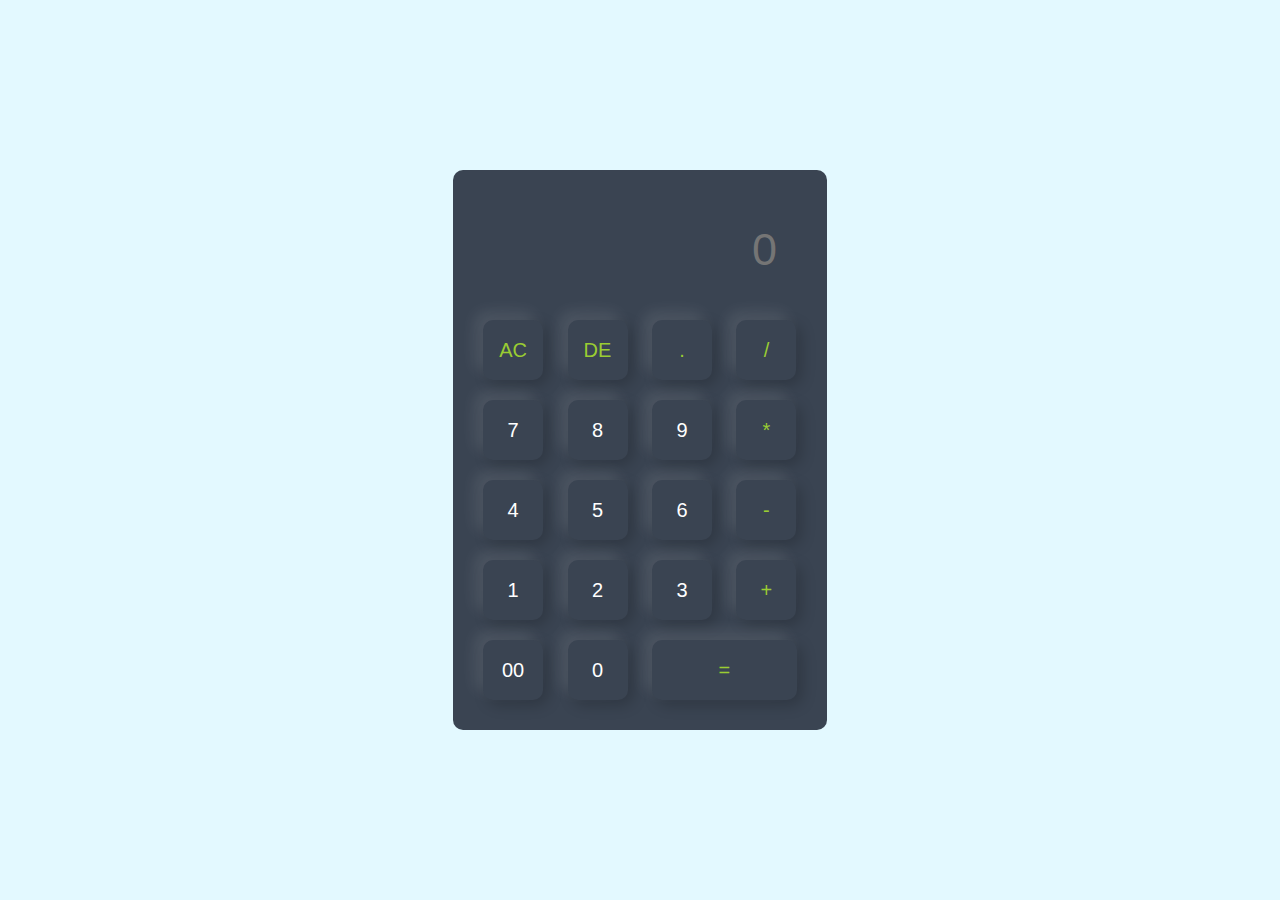
<file: index.html>
<!DOCTYPE html>
<html lang="en"> 
<head>
    <meta charset="UTF-8">
    <meta http-equiv="X-UA-Compatible" content="IE=edge">
    <meta name="viewport" content="width=device-width, initial-scale=1.0">
    <title>Calculator</title>
    <link rel="stylesheet" href="cal_style.css">
</head>
<body>
    <div class="container">
        <div class="calculator">
            <form>
                <div class="display">
                    <input type="text" name="display" placeholder="0">
                </div>
                <div>
                    <input type="button" value="AC" onclick="display.value ='' " class="operator">
                    <input type="button" value="DE" onclick="display.value = display.value.toString().slice(0,-1)" class="operator">
                    <input type="button" value="." onclick="display.value +='.' " class="operator">
                    <input type="button" value="/" onclick="display.value +='/' "class ="operator">
                </div>
                <div>
                    <input type="button" value="7" onclick="display.value +='7' ">
                    <input type="button" value="8" onclick="display.value +='8' ">
                    <input type="button" value="9" onclick="display.value +='9' ">
                    <input type="button" value="*" onclick="display.value +='*' " class="operator">
                </div>
                <div>
                    <input type="button" value="4" onclick="display.value +='4' ">
                    <input type="button" value="5" onclick="display.value +='5' ">
                    <input type="button" value="6" onclick="display.value +='6' ">
                    <input type="button" value="-" onclick="display.value +='-' " class="operator">
                </div>
                <div>
                    <input type="button" value="1" onclick="display.value +='1' ">
                    <input type="button" value="2" onclick="display.value +='2' ">
                    <input type="button" value="3" onclick="display.value +='3' ">
                    <input type="button" value="+" onclick="display.value +='+' " class="operator
                    ">
                </div>
                <div>
                    <input type="button" value="00" onclick="display.value +='00' ">
                    <input type="button" value="0" onclick="display.value +='0' ">
                    <input type="button" value="=" onclick = "display.value= eval(display.value)" class="equal operator">
                </div>
            </form>
        </div>
    </div>
</body>
</html>
</file>
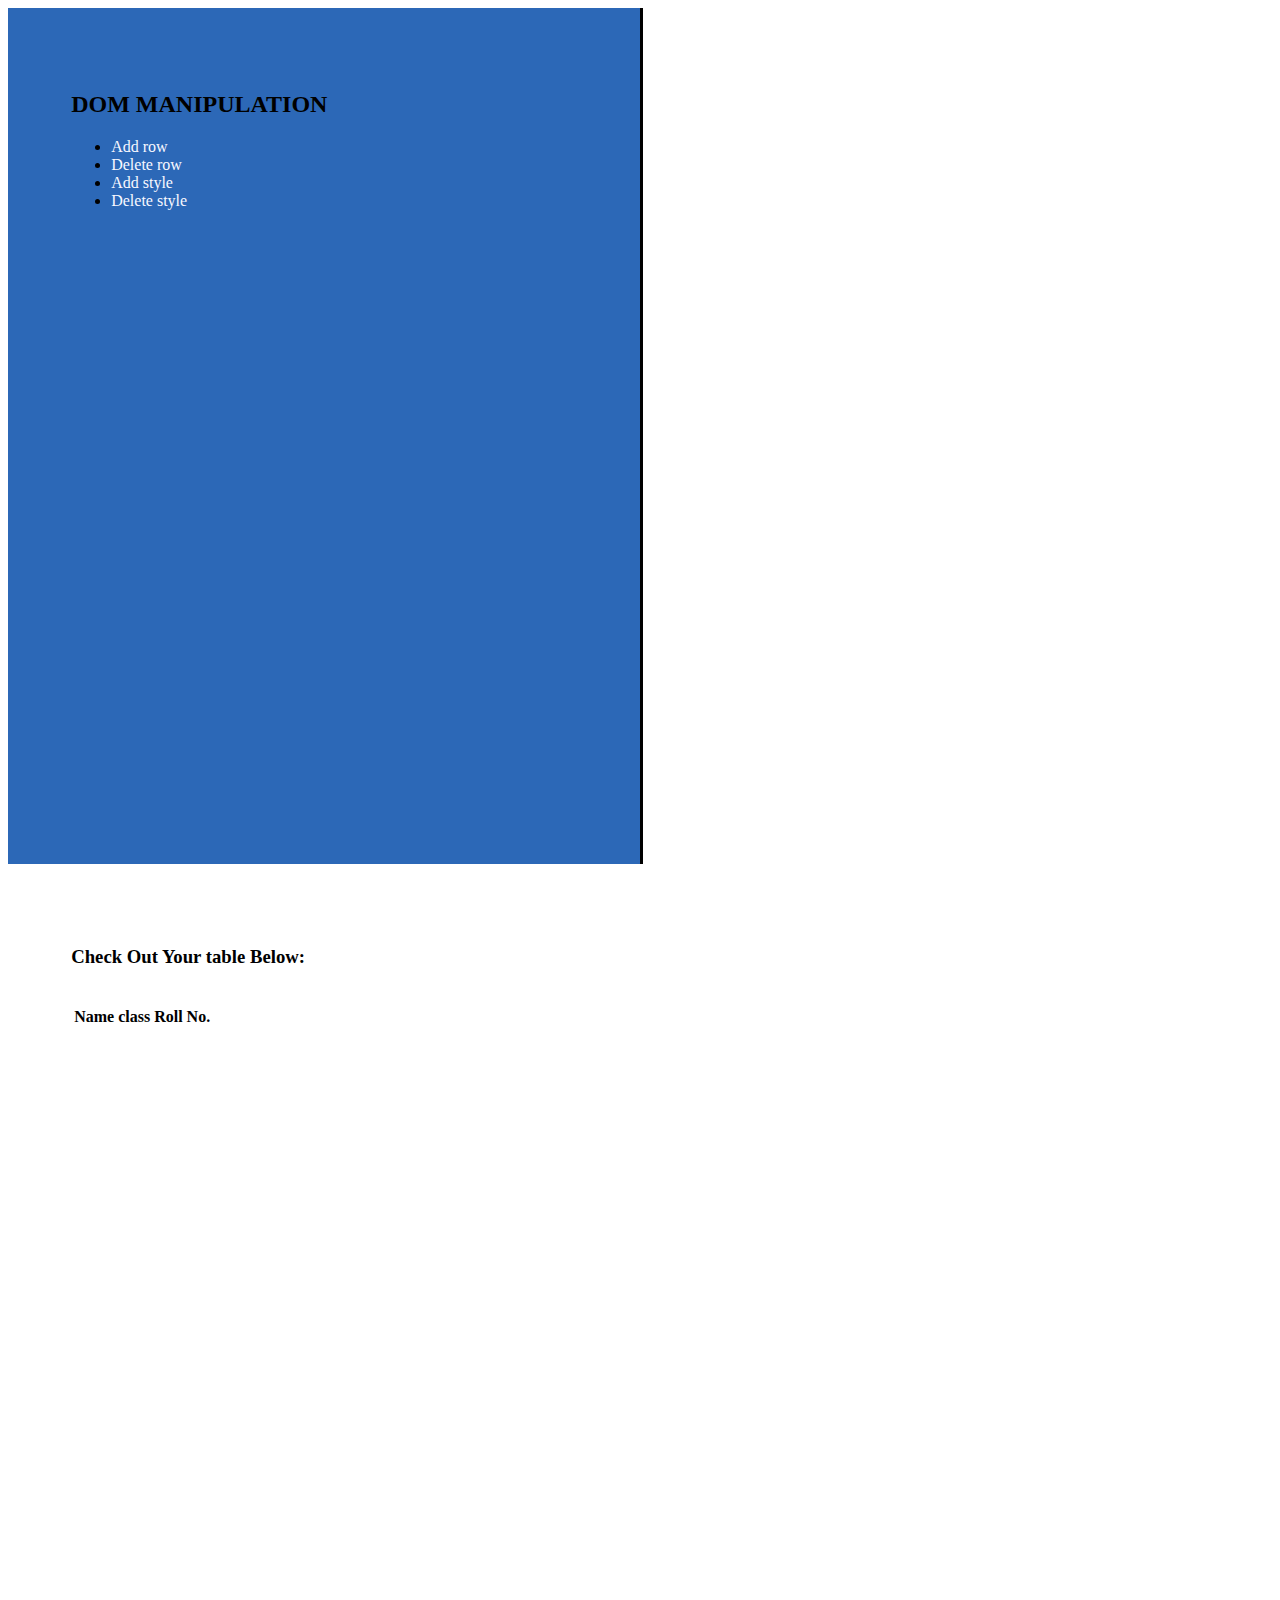
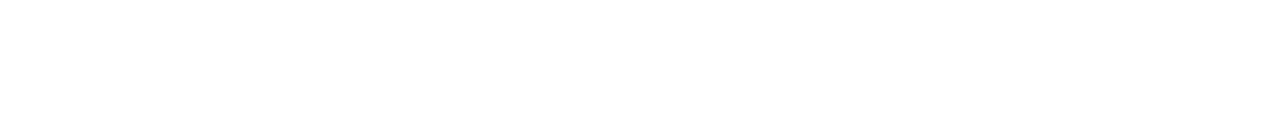
<file: DOM.html>
<!doctype html>
<html lang="en">
  <head>
    <meta charset="utf-8">
    <meta name="viewport" content="width=device-width, initial-scale=1">
    <link href="https://cdn.jsdelivr.net/npm/bootstrap@5.3.0-alpha1/dist/css/bootstrap.min.css" rel="stylesheet" integrity="sha384-GLhlTQ8iRABdZLl6O3oVMWSktQOp6b7In1Zl3/Jr59b6EGGoI1aFkw7cmDA6j6gD" crossorigin="anonymous">
    <title>Dom Operations</title>
    <style>
        #firsthalf{
            float: left;
            border-right: solid black;
            width: 40%;
            height: 730px;
            padding: 5%;
            background-color: rgba(40, 101, 182, 0.979);
        }
        #secondhalf{
            padding: 5%;
            width: 60%;
            height: 730px;
            float: left;
        }
        #createtable:hover{
            cursor: pointer;
            color: rgb(225, 227, 226);
        }
        table{
            visibility: visible;
        }
        #rowdata{
            visibility:hidden;
            display: none;
        }
        a{
            cursor: pointer;
        }
        .rowmanipulation{
            color: ghostwhite;
        }
    </style>
    <!-- <link href="https://cdn.jsdelivr.net/npm/bootstrap@5.3.0-alpha1/dist/css/bootstrap.min.css" rel="stylesheet" integrity="sha384-GLhlTQ8iRABdZLl6O3oVMWSktQOp6b7In1Zl3/Jr59b6EGGoI1aFkw7cmDA6j6gD" crossorigin="anonymous"> -->
  </head>
  <body>
    <div id="firsthalf">
    <h2>DOM MANIPULATION</h2>
    <ul>
        <li><a><div class="rowmanipulation" id="addrow" onClick="addrow()">Add row</div></a></li>
        <div id="rowdata">
            <label for="numrow">Enter Name:</label><br>
            <input type="text" id="rowname"><br><br>
            <label for="numcol">Enter class:</label><br>
            <input type="text" id="rowclass"><br><br>
            <label for="numcol">Enter Rollnumber:</label><br>
            <input type="number" id="rowrol"><br><br>
            <button class="btn btn-success" onclick="rowaddition()">ADD</button>
        </div>
        <li><a><div class="rowmanipulation" onclick="deleterow()">Delete row</div></a></li>
        <li><a><div class="rowmanipulation" onclick="addstyle()">Add style</div></a></li>
        <li><a><div class="rowmanipulation" onclick="delstyle()">Delete style</div></a></li>
    </ul>
    </ul>
    </ul>
    <br>
    
    </div>
    <div id="secondhalf">
        <h3>Check Out Your table Below:</h3><br>
        <table id="finaltable" class="table table-stripped table-bordered">
              <tr>
                <th scope="col">Name</th>
                <th scope="col">class</th>
                <th scope="col">Roll No.</th>
              </tr>
          </table>
    </div>
    <script src="https://cdn.jsdelivr.net/npm/bootstrap@5.3.0-alpha1/dist/js/bootstrap.bundle.min.js" integrity="sha384-w76AqPfDkMBDXo30jS1Sgez6pr3x5MlQ1ZAGC+nuZB+EYdgRZgiwxhTBTkF7CXvN" crossorigin="anonymous"></script>
    <script src="https://cdn.jsdelivr.net/npm/@popperjs/core@2.11.6/dist/umd/popper.min.js" integrity="sha384-oBqDVmMz9ATKxIep9tiCxS/Z9fNfEXiDAYTujMAeBAsjFuCZSmKbSSUnQlmh/jp3" crossorigin="anonymous"></script>
    <script src="https://cdn.jsdelivr.net/npm/bootstrap@5.3.0-alpha1/dist/js/bootstrap.min.js" integrity="sha384-mQ93GR66B00ZXjt0YO5KlohRA5SY2XofN4zfuZxLkoj1gXtW8ANNCe9d5Y3eG5eD" crossorigin="anonymous"></script>
    <script src="https://ajax.googleapis.com/ajax/libs/jquery/2.1.0/jquery.min.js"></script>    
    <script>
        function addrow()
        {
            $("#rowdata").css({"visibility":"visible"});
            $("#rowdata").css({"display":"inline"});
        }
        function rowaddition()
        {
            var name=$("#rowname").val();
            var rowclass=$("#rowclass").val();
            var rollnumber=$("#rowrol").val();
            console.log(rowclass);
            markup = "<tr><td>"+name+"</td><td>"+rowclass+"</td><td>" 
                +rollnumber+"</td></tr>";
            $("#finaltable").append(markup);    
        }

        function deleterow() {
            document.getElementById("finaltable").deleteRow(1);
        }

        function addstyle(){
            const link=document.querySelector("link")
            link.href="https://cdn.jsdelivr.net/npm/bootstrap@5.3.0-alpha1/dist/css/bootstrap.min.css"
            const script=document.querySelectorAll("script")[1]
            script.src="https://cdn.jsdelivr.net/npm/bootstrap@5.3.0-alpha1/dist/js/bootstrap.bundle.min.js"

        }
        function delstyle(){
            const link=document.querySelector("link")
            link.href=""
            const script=document.querySelectorAll("script")[1]
            script.src=""

        }

    </script>
    </body>
</html>
</file>
<file: cal_style.css>
*{
    margin: 0;
    padding: 0;
    font-family: 'Poppins', sans-serif;
    box-sizing: border-box;
}


.container{
    width: 100%;
    height: 100vh;
    background: #e3f9ff;
    display: flex;
    align-items: center;
    justify-content: center;
}
.calculator{
    background: #3a4452;
    padding: 20px;
    border-radius: 10px;
}
.calculator form input{
    border: 0;
    outline: 0;
    width: 60px;
    height: 60px;
    border-radius: 10px;
    box-shadow: -8px -8px 15px rgba(255,255,255,0.1),5px 5px 15px rgba(0,0,0,0.2);
    background: transparent;
    cursor : pointer;
    font-size: 20px;
    color: #fff;
    cursor: pointer;
    margin: 10px; 
}
form .display{
    display: flex;
    justify-content: flex-end;
    margin: 20px;
}
form .display input{
    text-align: right; 
    flex: 1;
    font-size: 45px;
    box-shadow: none;
}
form input.equal{
    width: 145px;
}

form input.operator{
    color: yellowgreen;
}
</file>
